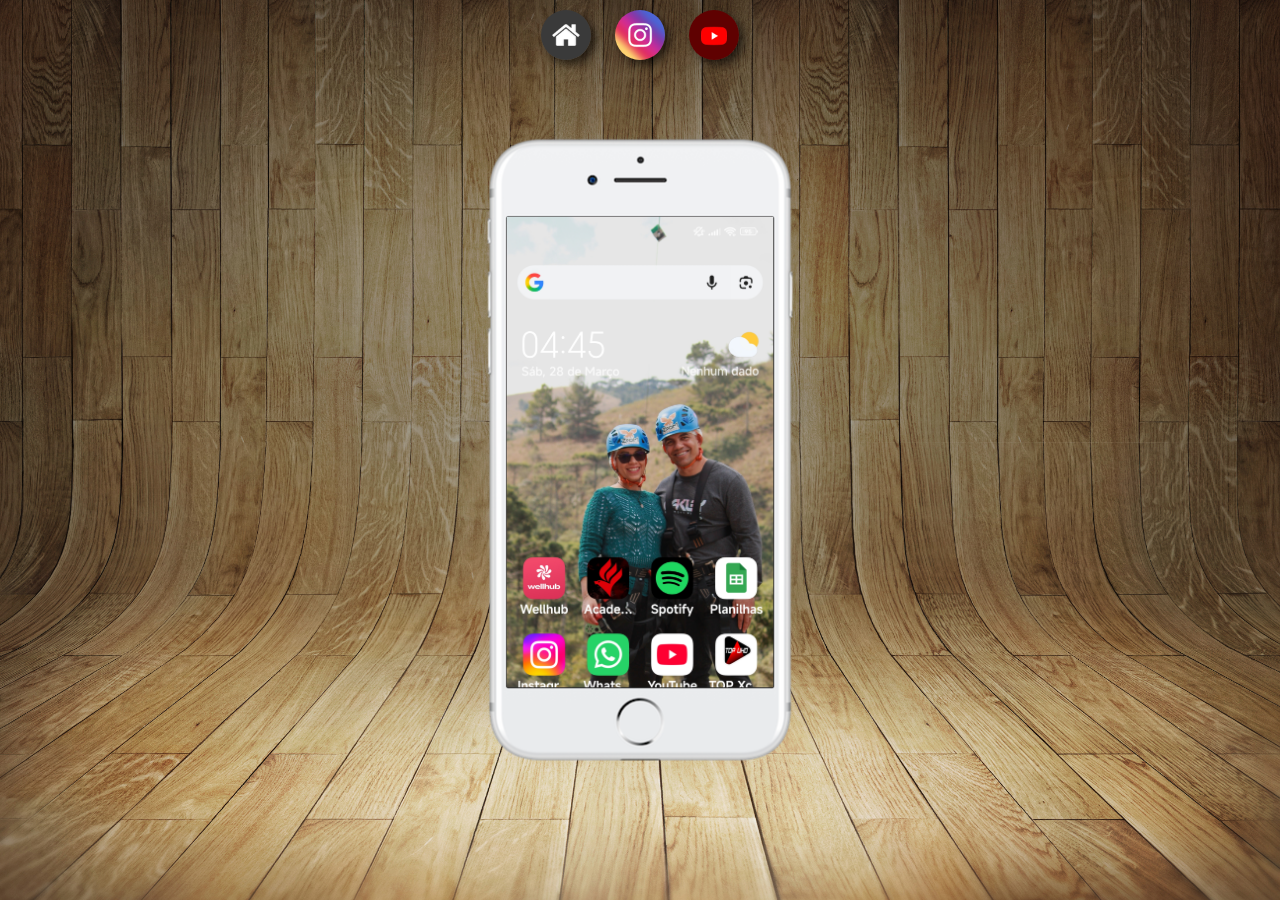
<file: index.html>
<!doctype html>
<html lang="pt-br">
  <head>
    <meta charset="UTF-8" />
    <meta name="viewport" content="width=device-width, initial-scale=1.0" />
    <link rel="shortcut icon" href="favicon.ico" type="image/x-icon" />
    <link rel="stylesheet" href="estilo/style.css" />
    <title>Redes Sociais</title>
  </head>
  <body>
    <main>
      <section id="telefone">
        <iframe src="home.html" frameborder="0" name="tela" id="tela">
          seu navegador não é compatível com isso
        </iframe>
      </section>
      <section id="redes-sociais">
        <a href="home.html" target="tela"
          ><img src="imagens/logo-home.jpg" alt=""
        /></a>
        <a href="instagram.html" target="tela"
          ><img src="imagens/logo-instagram.jpg" alt=""
        /></a>
        <a href="youtube.html" target="tela"
          ><img src="imagens/logo-youtube.jpg" alt=""
        /></a>
      </section>
    </main>
  </body>
</html>
</file>
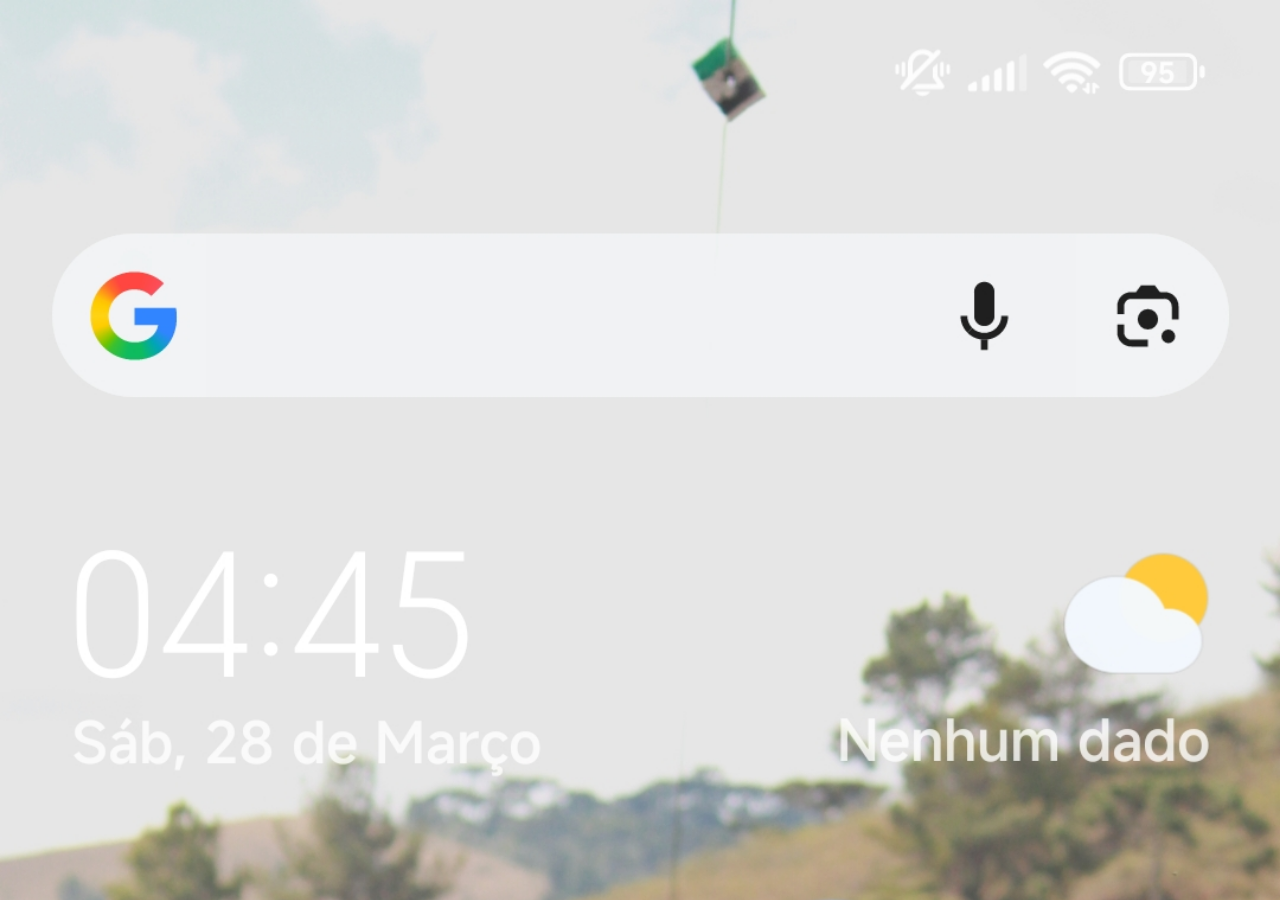
<file: home.html>
<!doctype html>
<html lang="en">
  <head>
    <meta charset="UTF-8" />
    <meta name="viewport" content="width=device-width, initial-scale=1.0" />
    <title>Home</title>
    <style>
      * {
        margin: 0;
        padding: 0;
      }
      body {
        width: 100vw;
        height: 100vh;
        background: black url(./imagens/miui.home.jpg) no-repeat top center;
        background-size: cover;
      }
    </style>
  </head>
  <body></body>
</html>
</file>
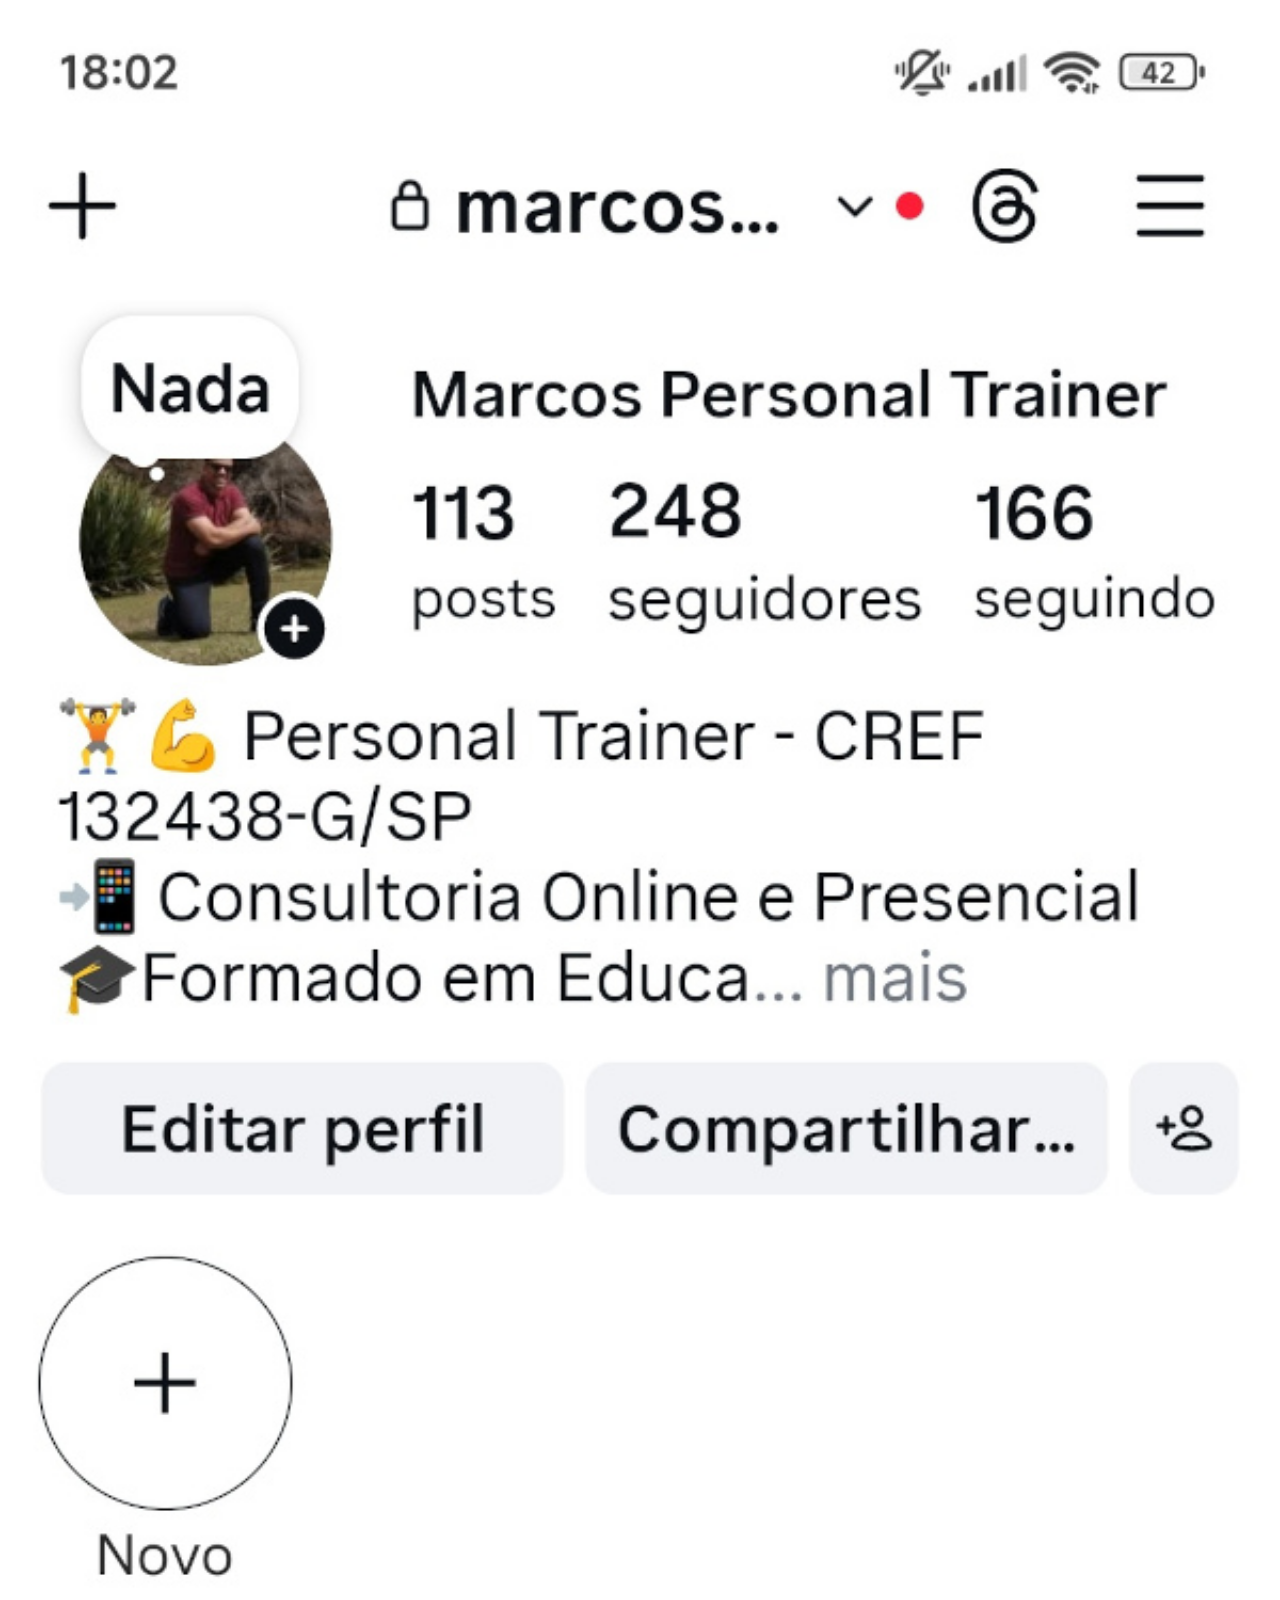
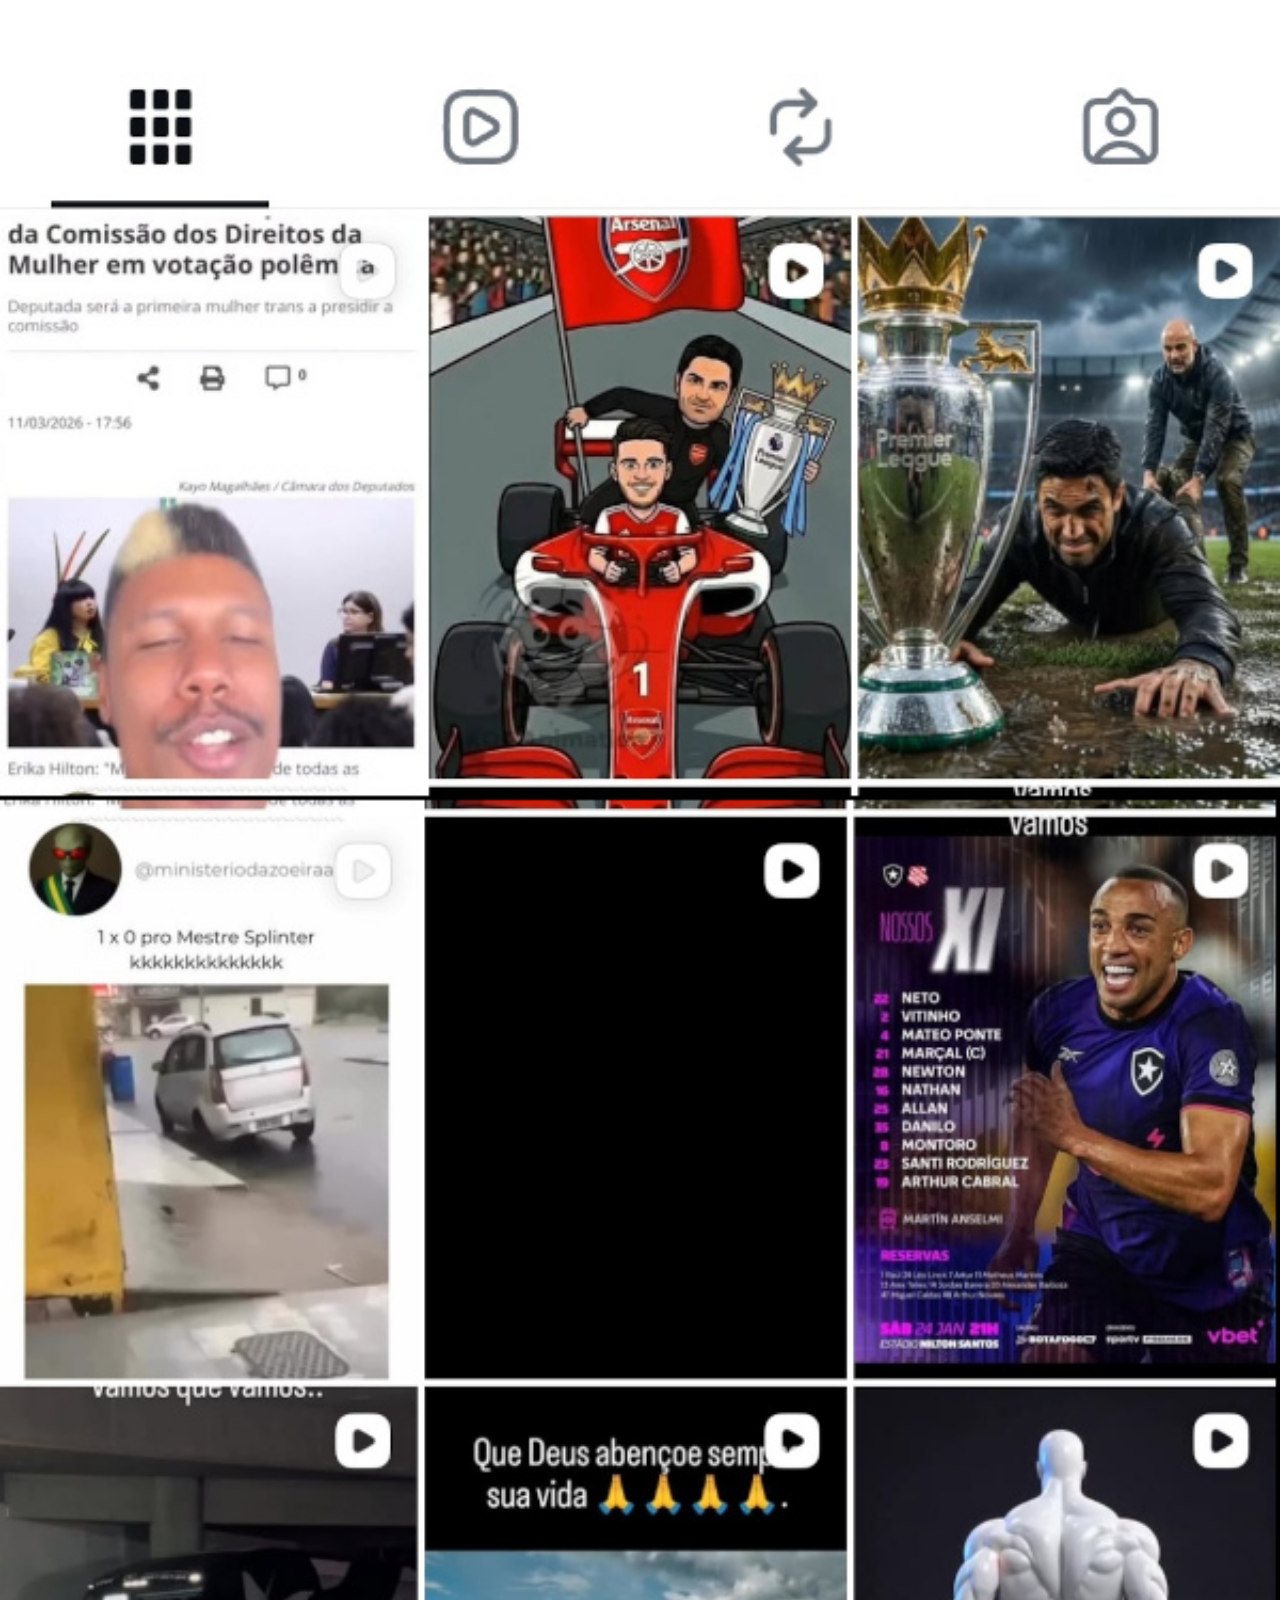
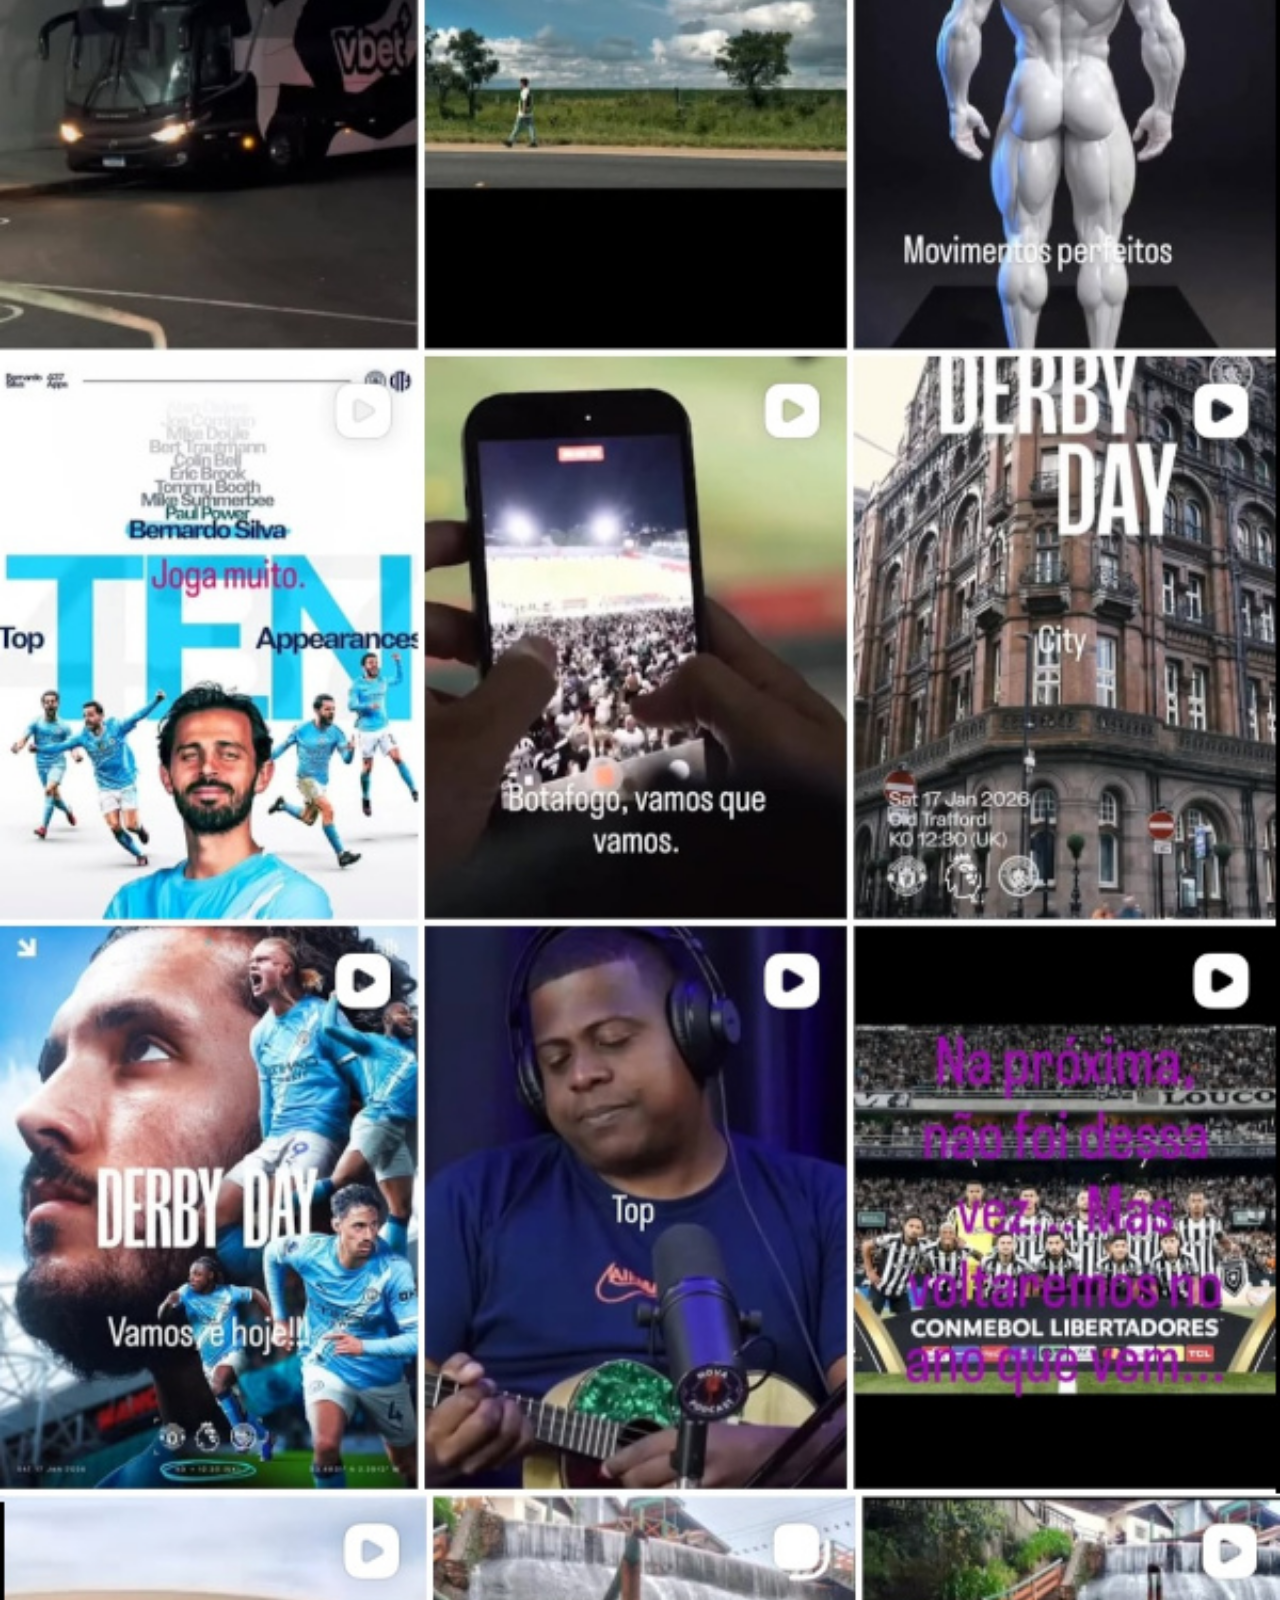
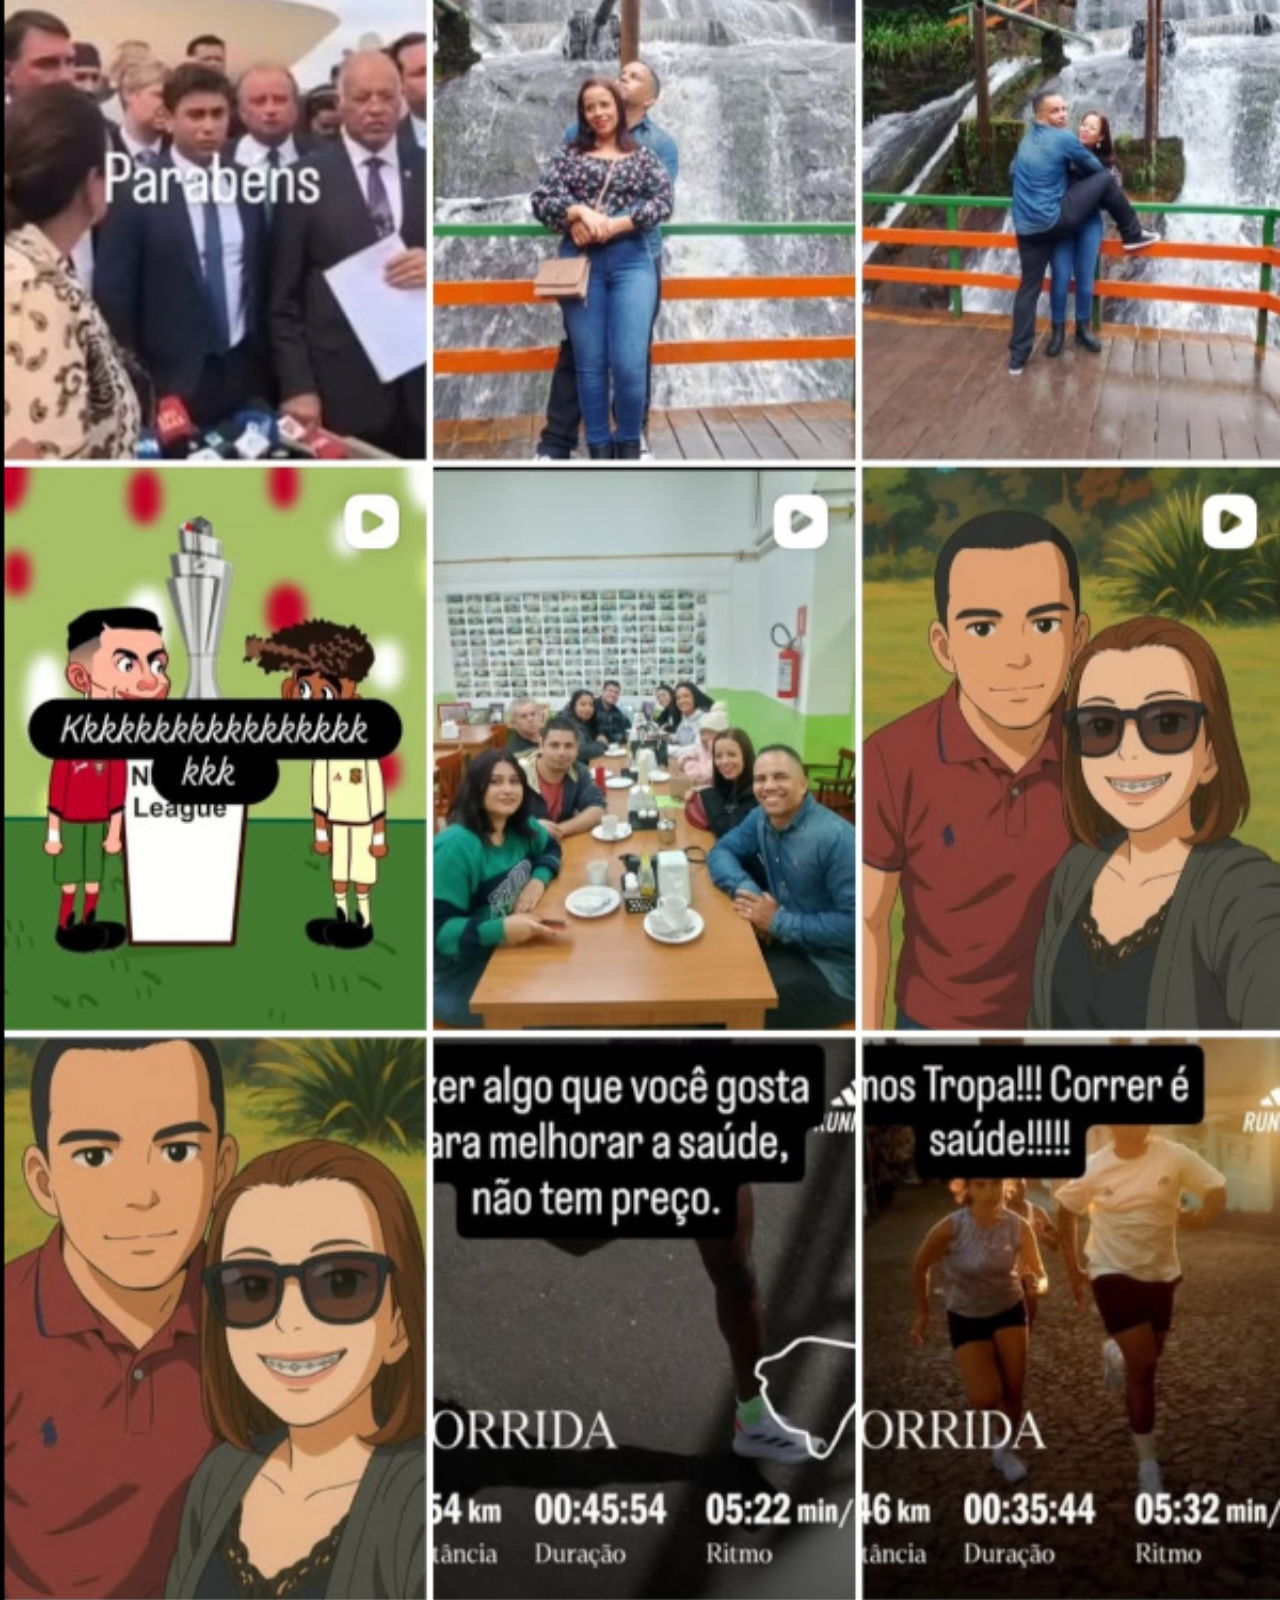
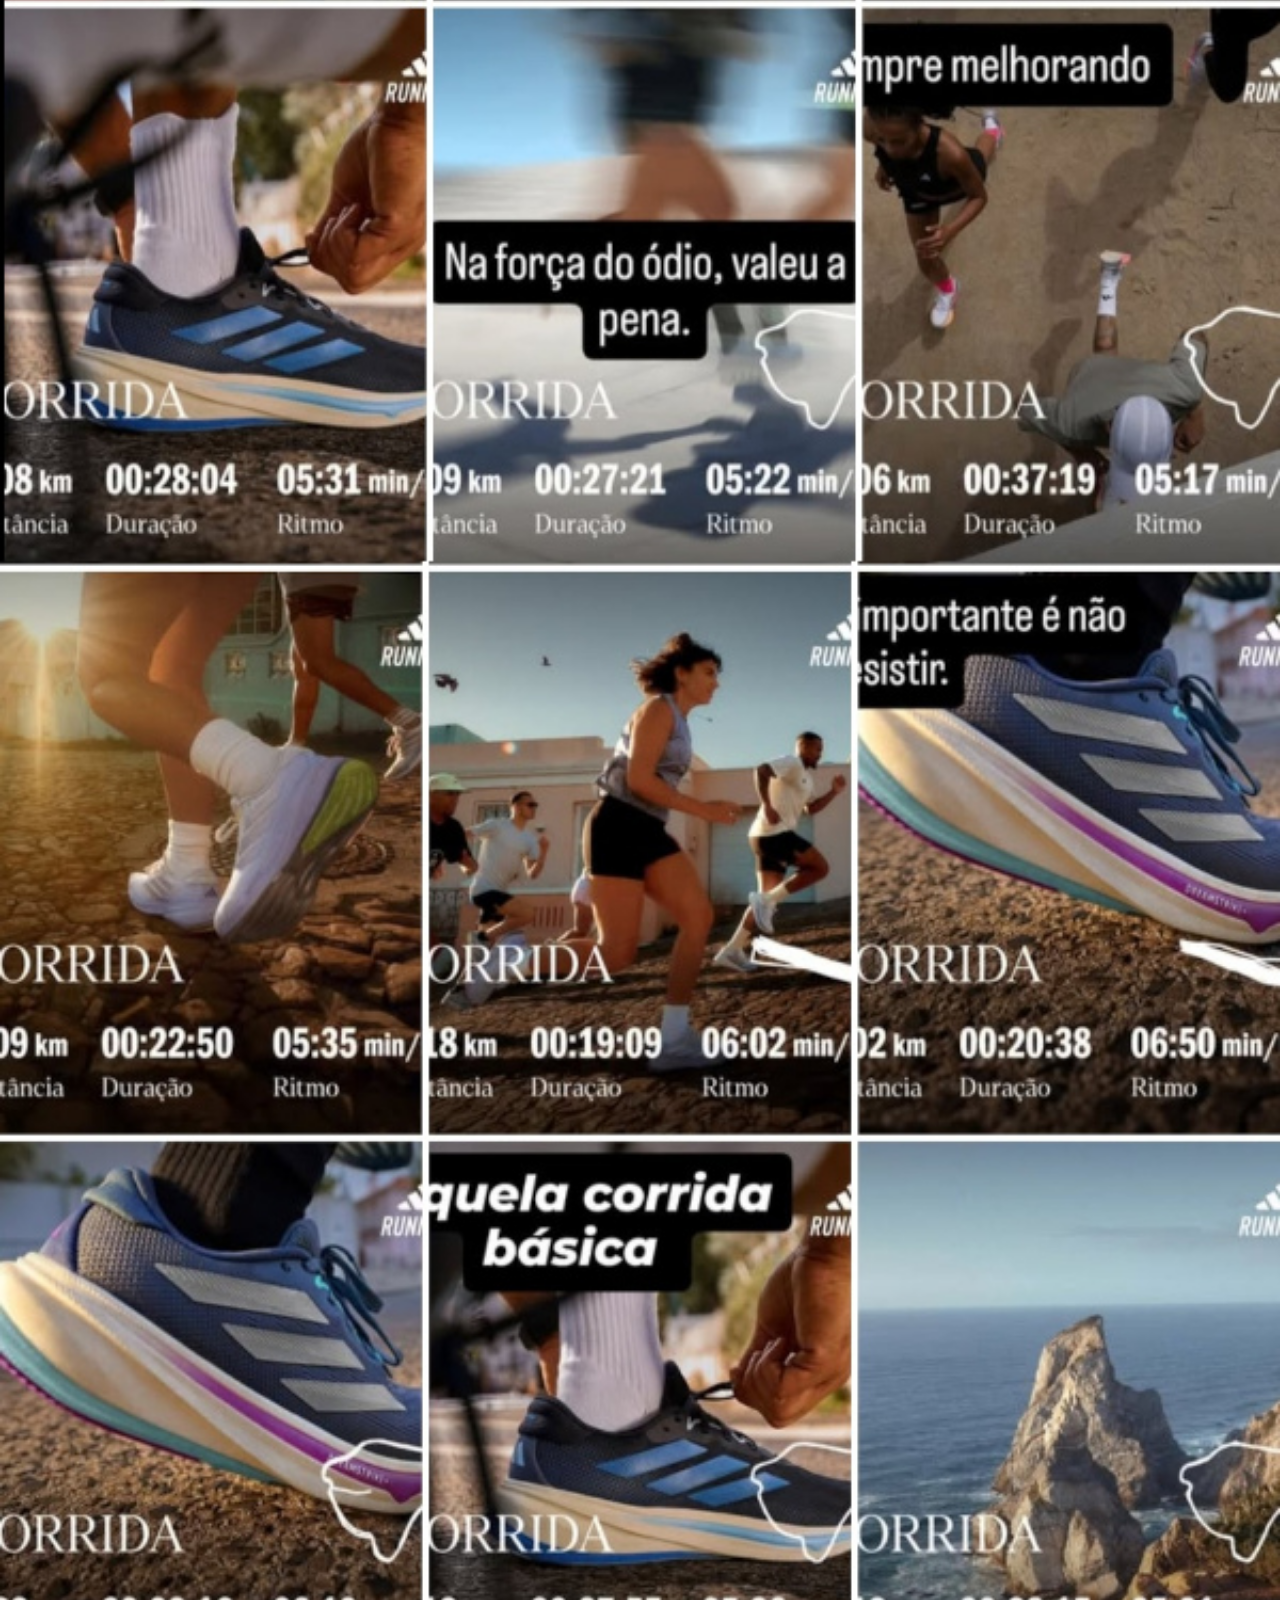
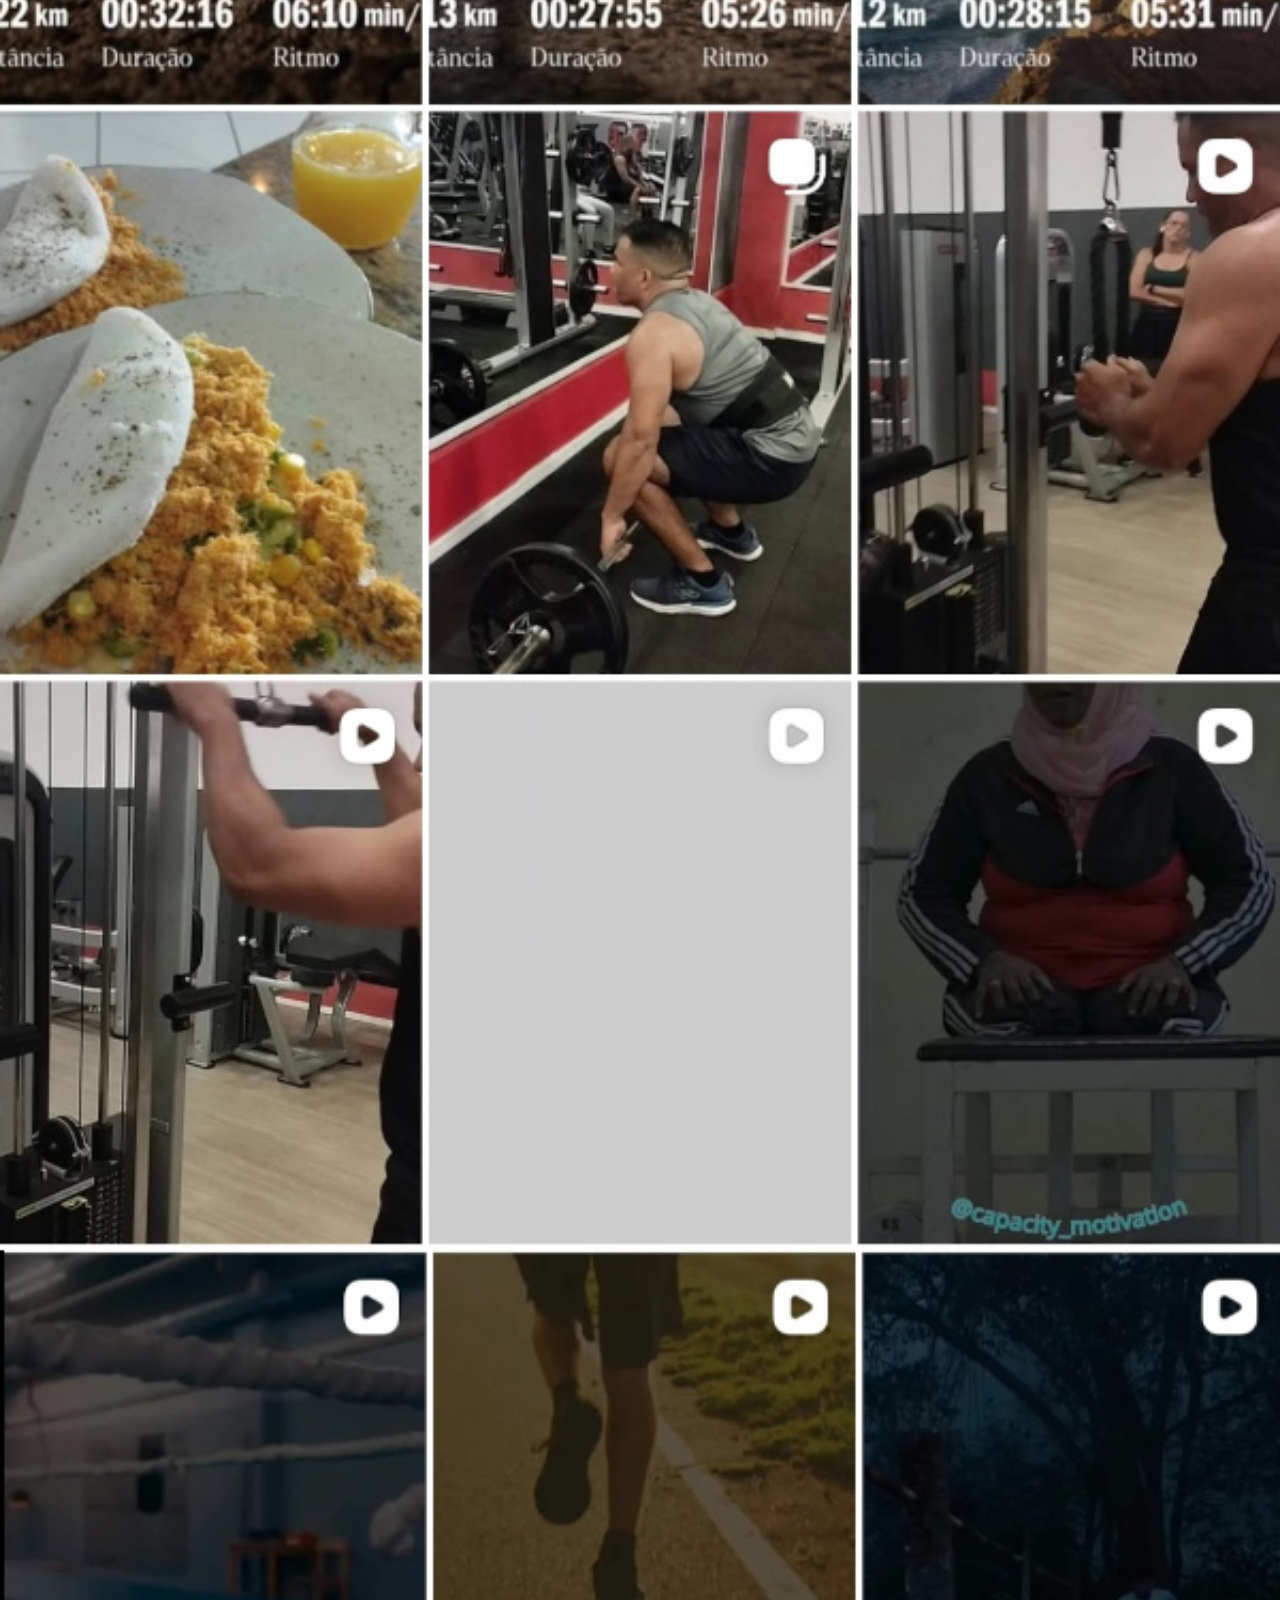
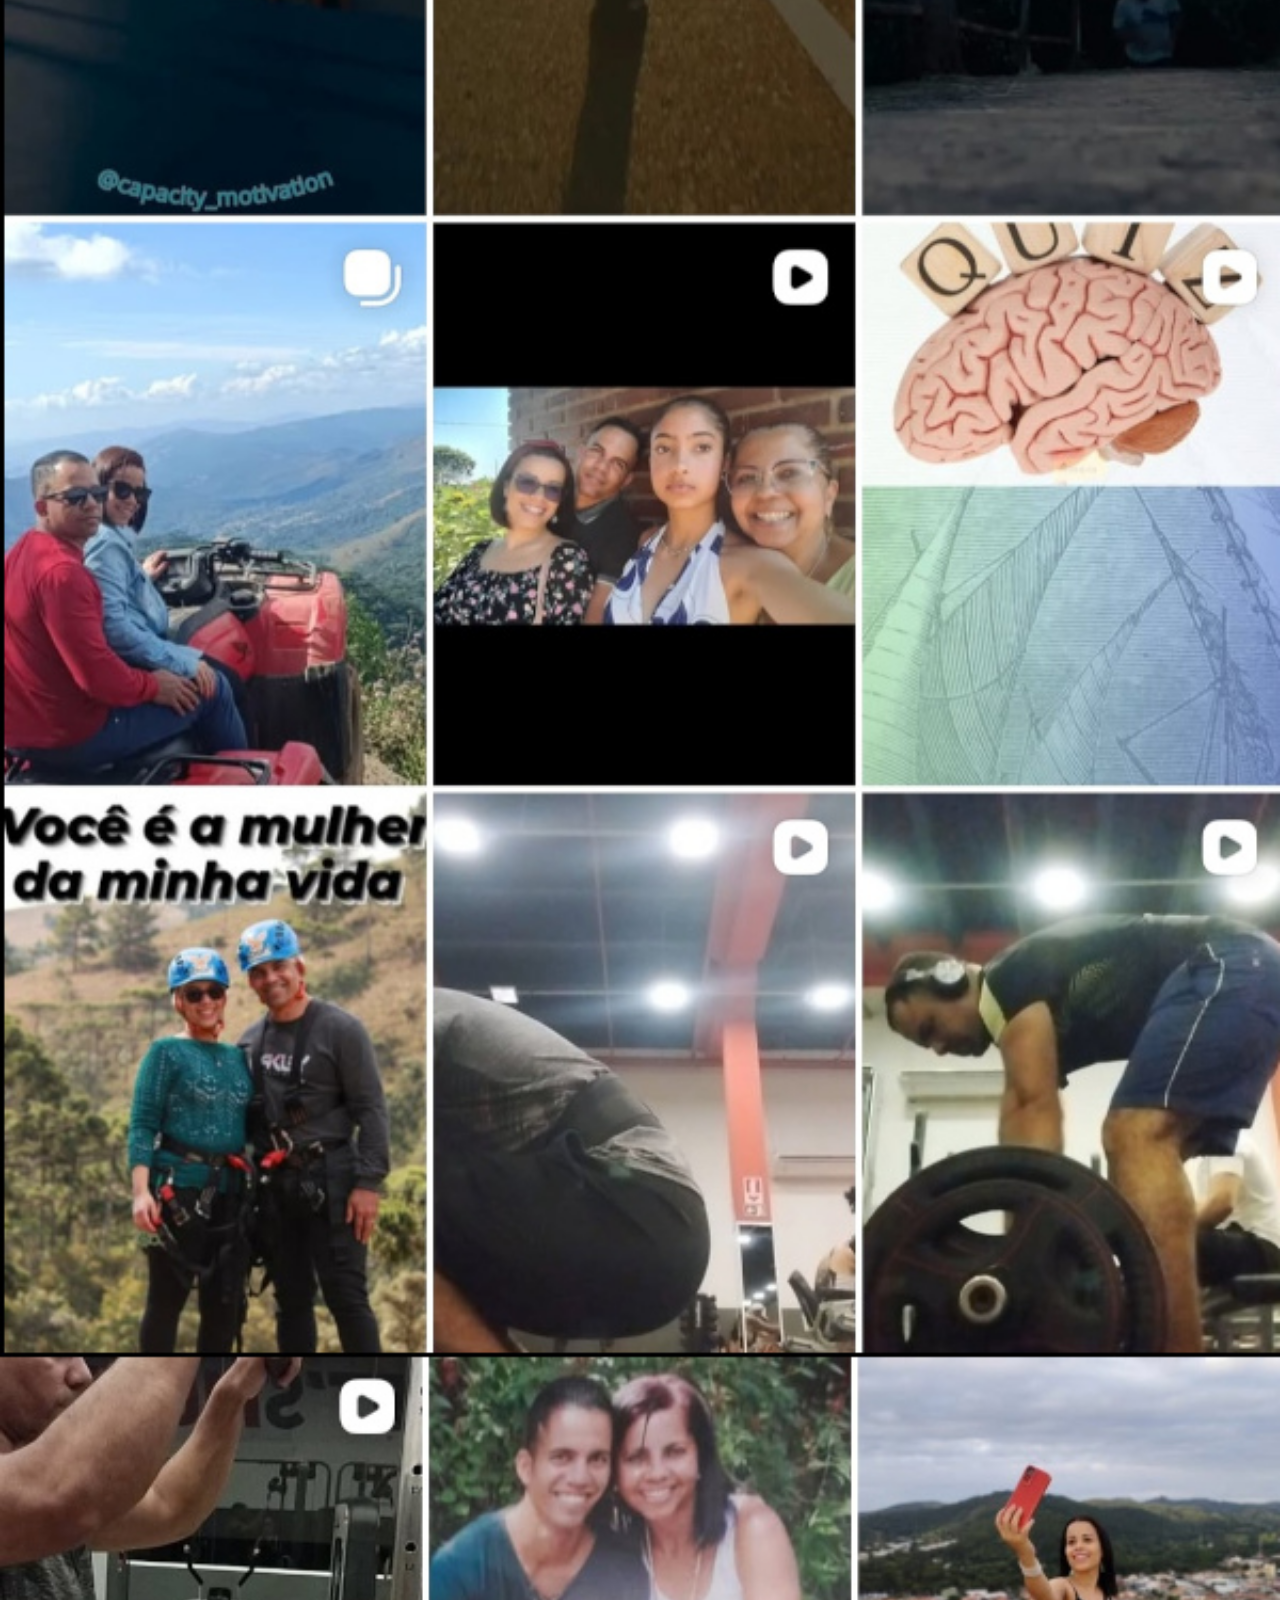
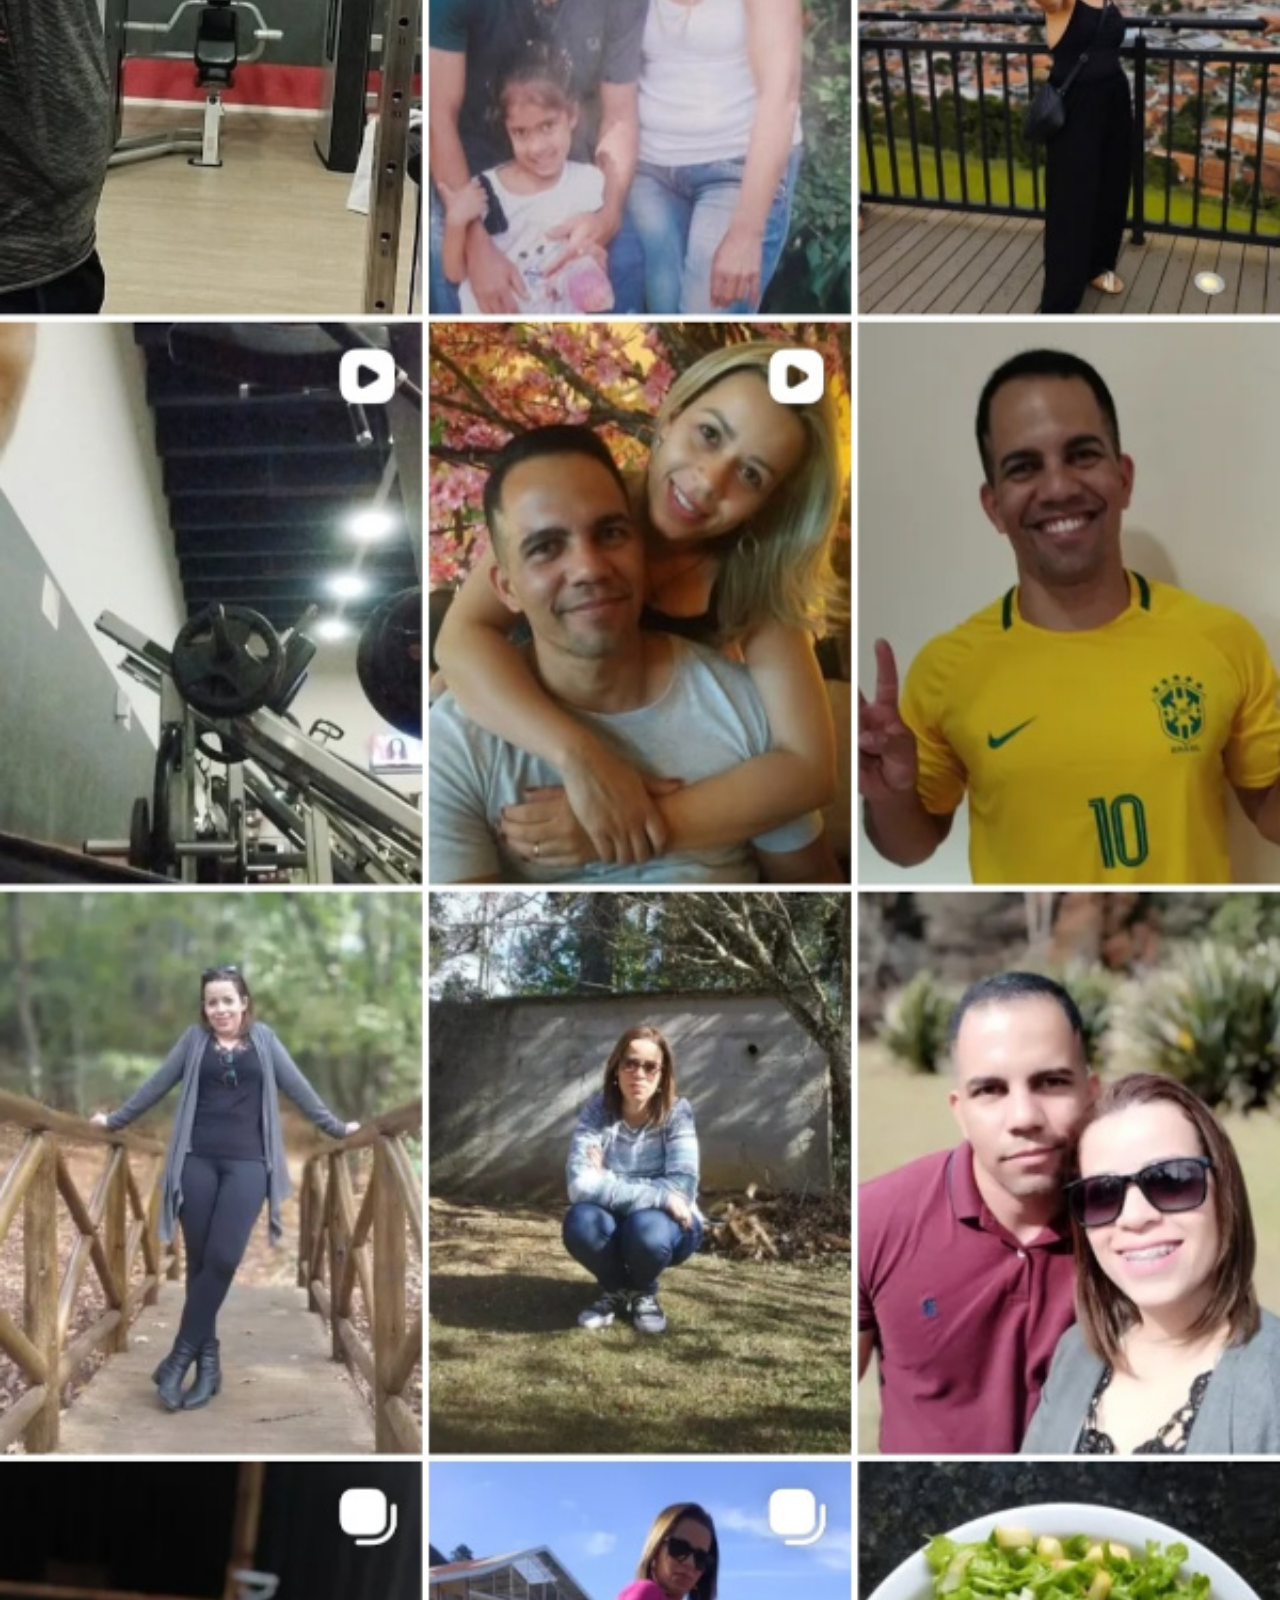
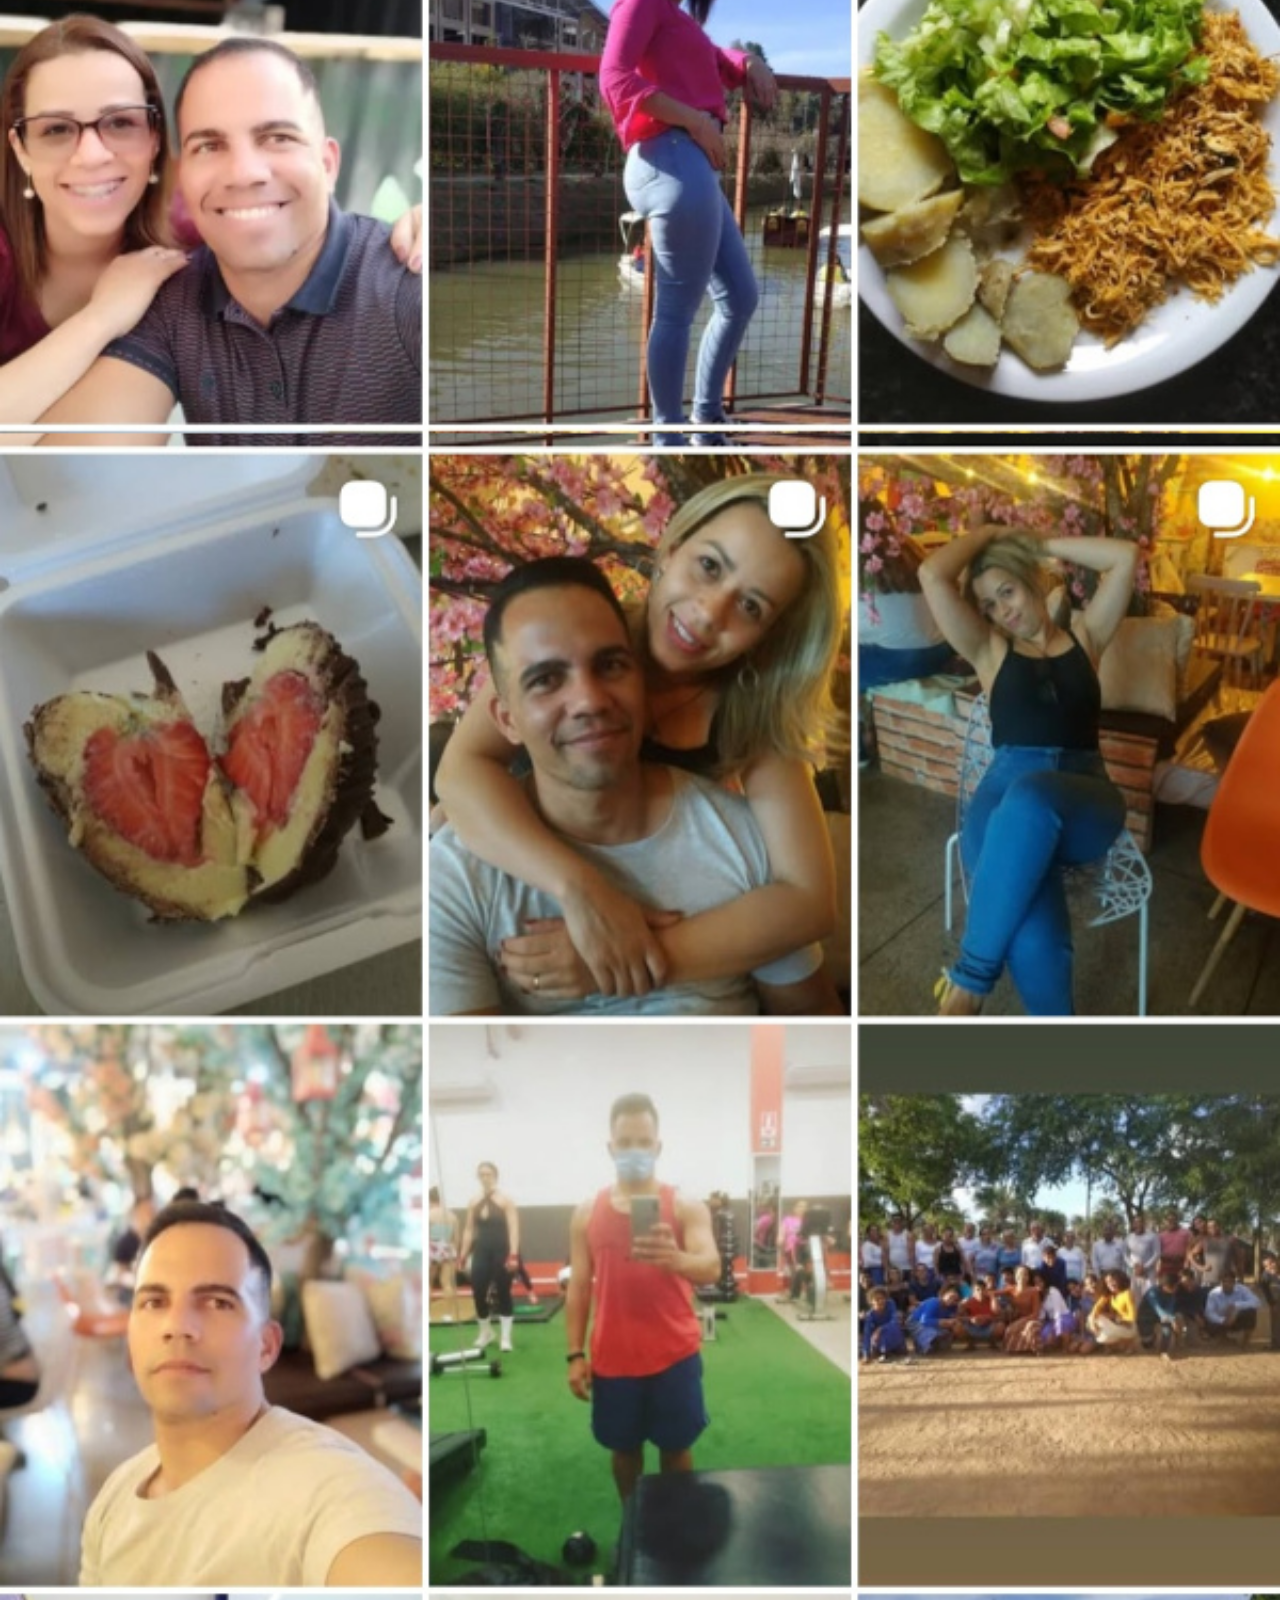
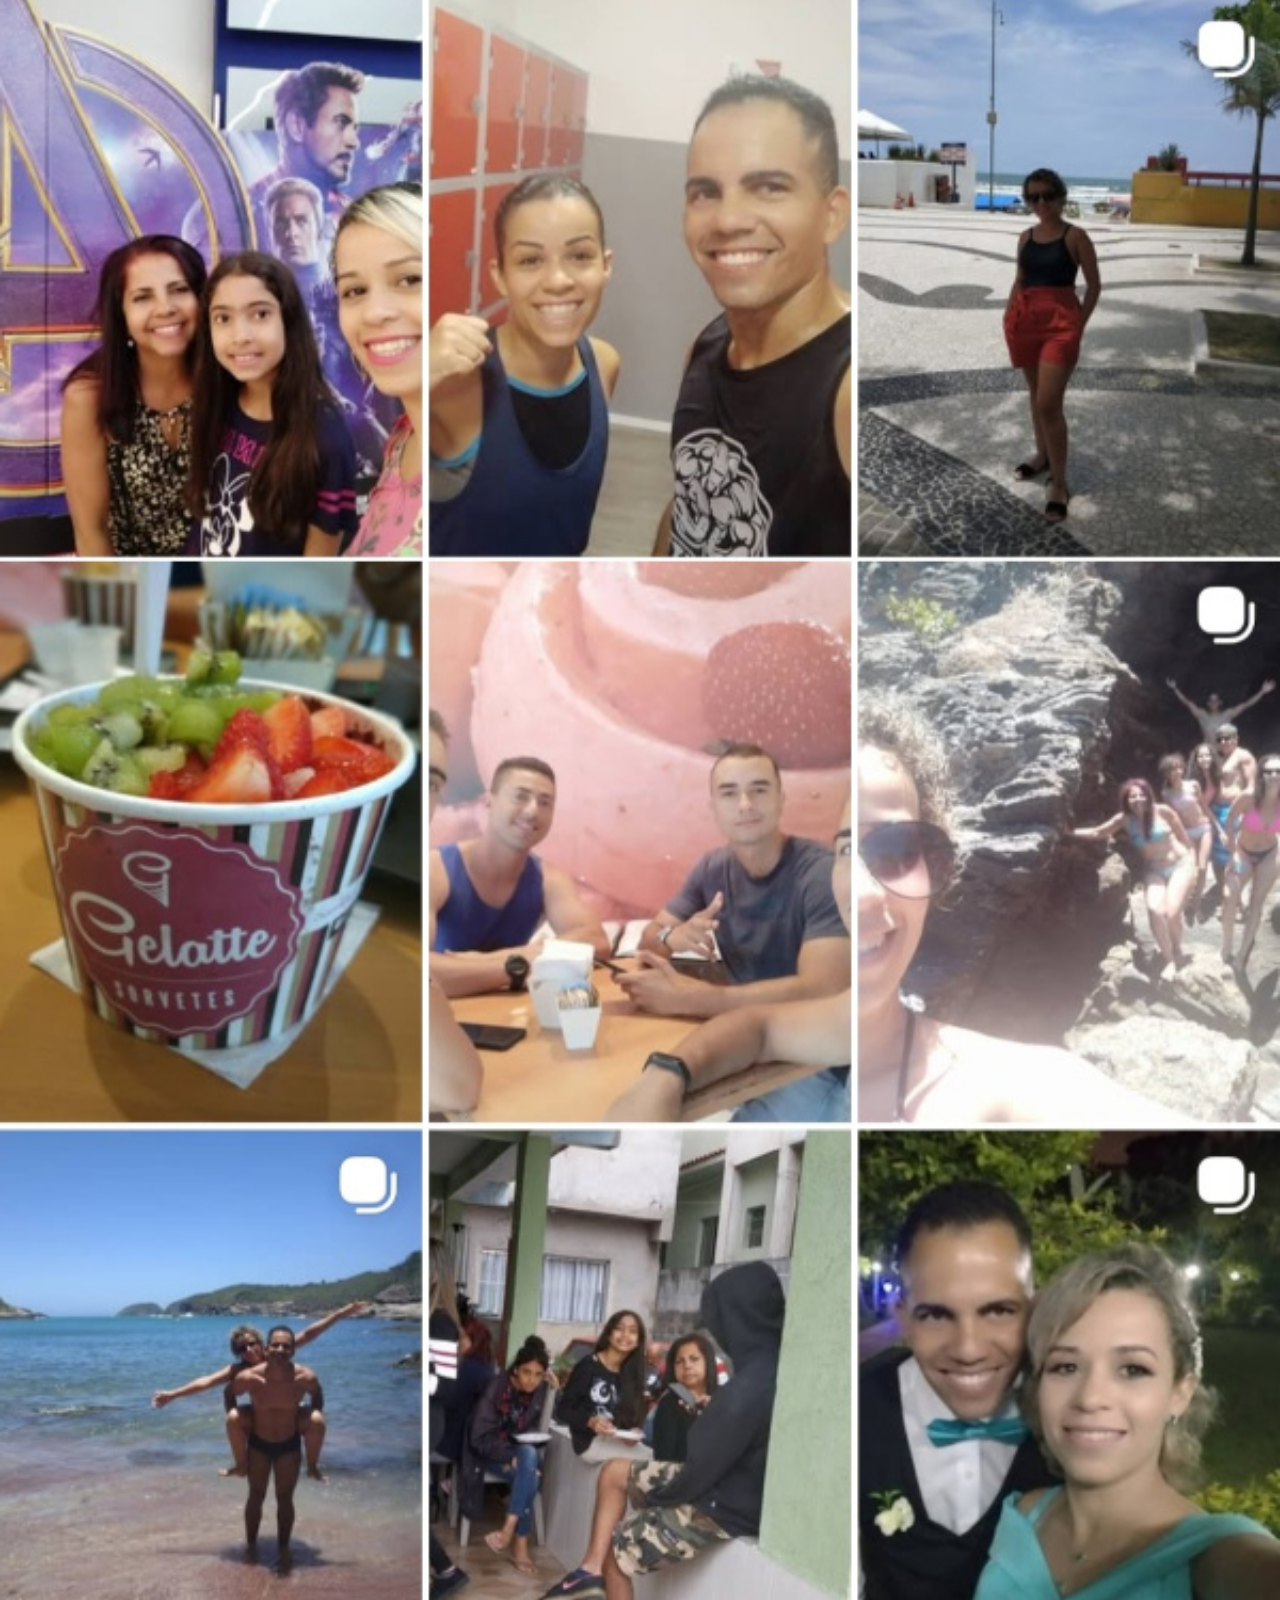
<file: instagram.html>
<!doctype html>
<html lang="pt-br">
  <head>
    <meta charset="UTF-8" />
    <meta name="viewport" content="width=device-width, initial-scale=1.0" />
    <link rel="stylesheet" href="estilo/social.css" />
    <title>Instagram</title>
  </head>
  <body>
    <img src="imagens/instagram.jpg" alt="Instagram" />
    <a href="https://www.instagram.com/marcosv_personal/?hl=ar" target="_blank"
      >Acesse</a
    >
  </body>
</html>
</file>
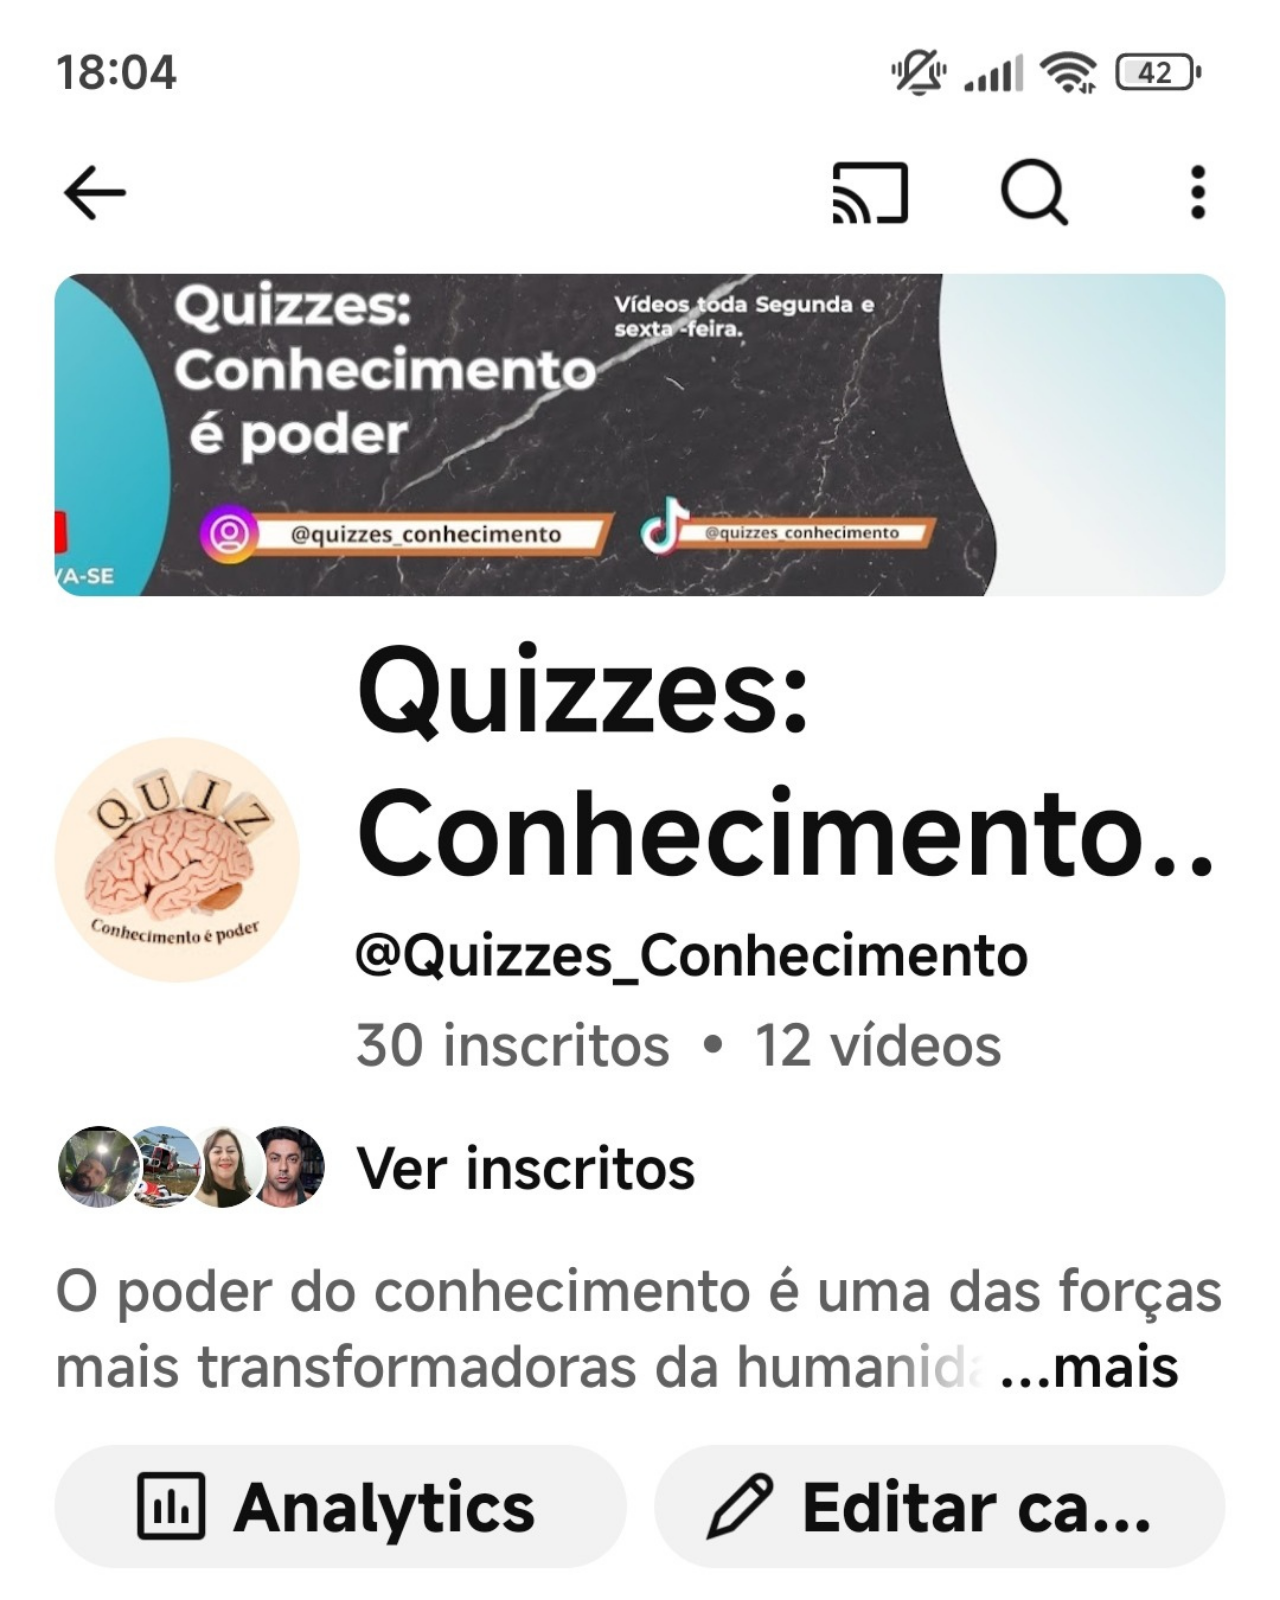
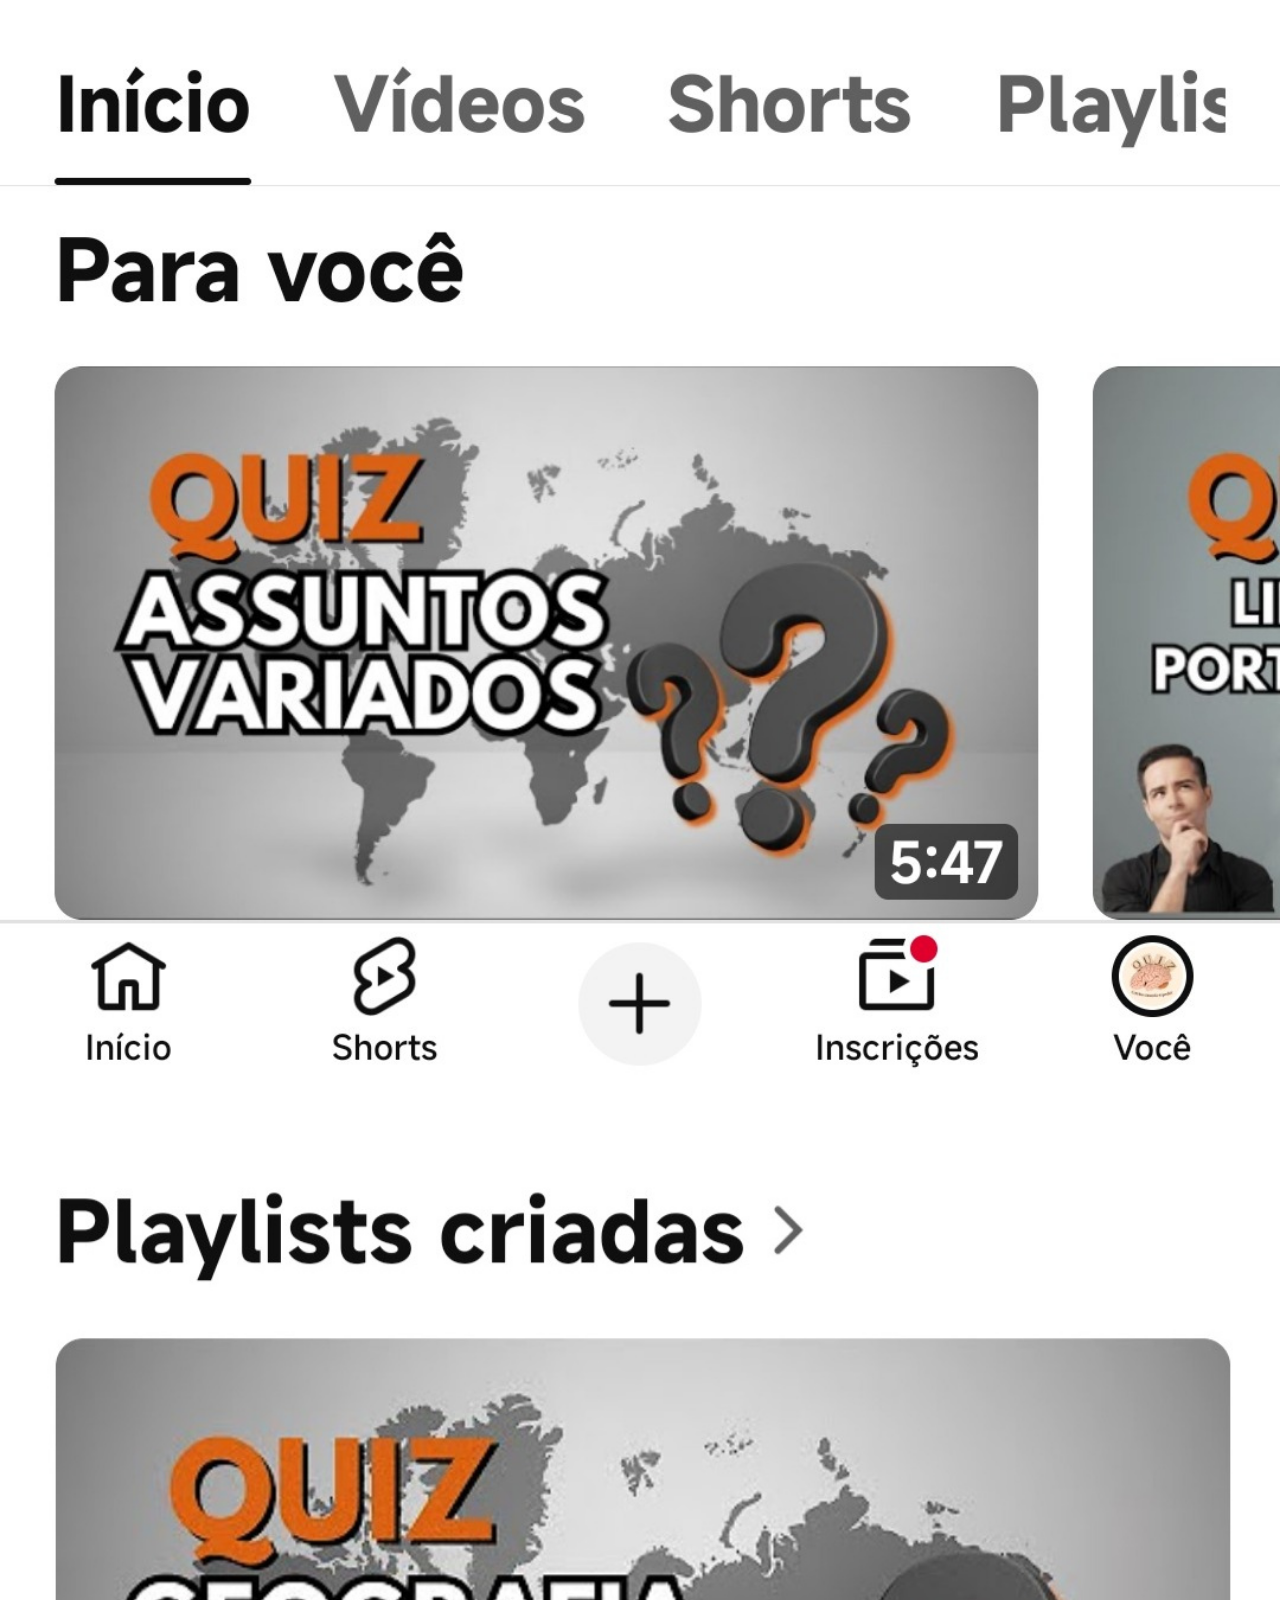
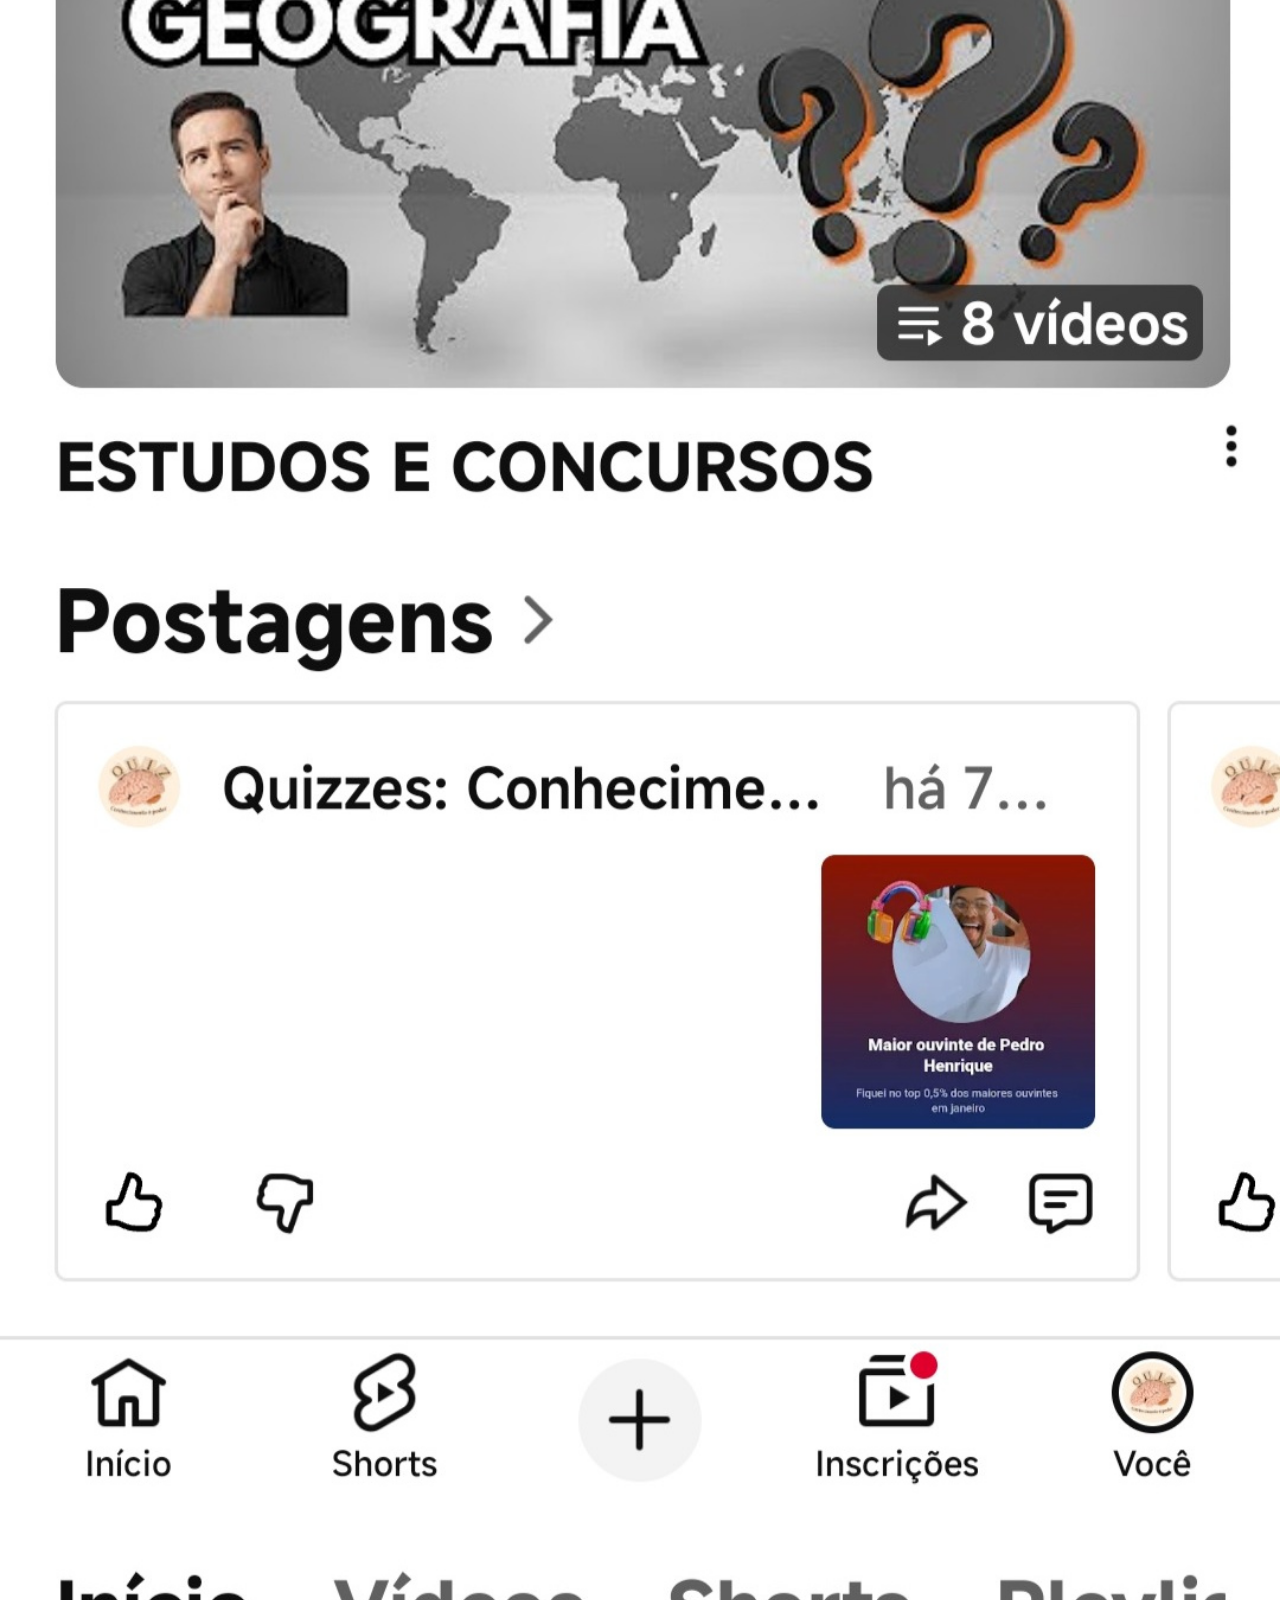
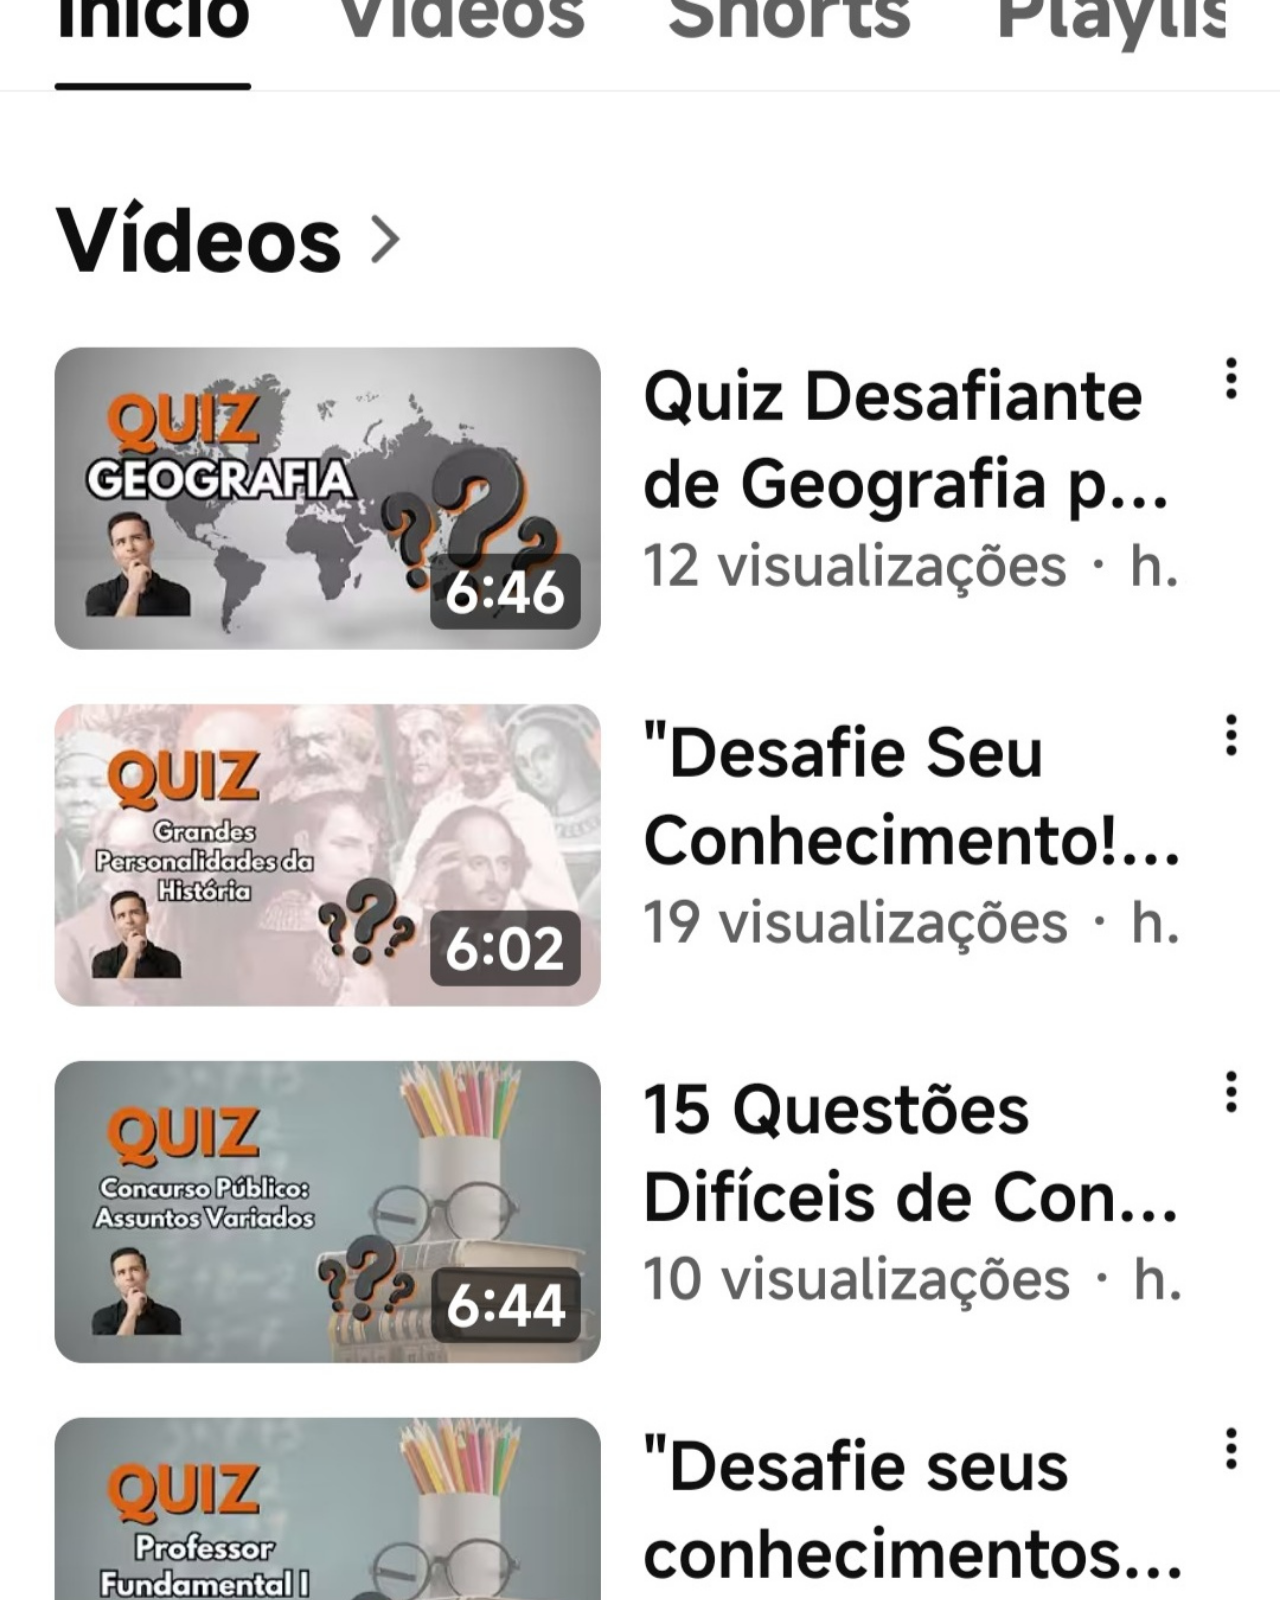
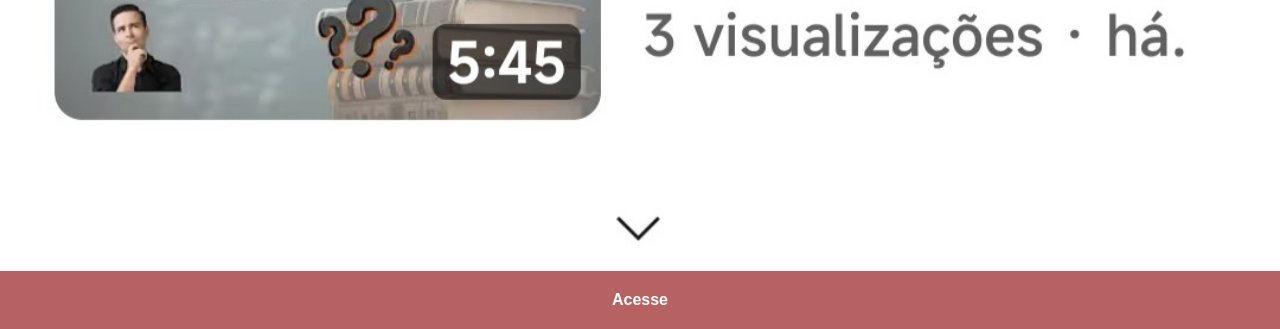
<file: youtube.html>
<!doctype html>
<html lang="pt-br">
  <head>
    <meta charset="UTF-8" />
    <meta name="viewport" content="width=device-width, initial-scale=1.0" />
    <link rel="stylesheet" href="estilo/social.css" />
    <title>YouTube</title>
  </head>
  <body>
    <img src="imagens/youtube-pronto.jpg" alt="YouTube" />
    <a href="https://www.youtube.com/@Quizzes_Conhecimento" target="_blank"
      >Acesse</a
    >
  </body>
</html>
</file>
<file: estilo/style.css>
@charset "utf-8";

* {
  margin: 0;
  padding: 0;
  font-family: Arial, Helvetica, sans-serif;
}
html,
body {
  height: 100vh;
  width: 100vw;
  background-color: black;
}
body {
  background: url(../imagens/fundo-madeira.jpg) no-repeat top center;
  background-size: cover;
  background-attachment: fixed;
}
main {
  height: 100vh;
  position: relative;
}
section#telefone {
  width: 311px;
  height: 627px;
  background: url(../imagens/frame-iphone.png) no-repeat;
  position: absolute;
  top: 50%;
  left: 50%;
  transform: translate(-50%, -50%);
}
iframe#tela {
  position: relative;
  top: 80px;
  left: 22px;
  width: 267px;
  height: 471px;
}
section#redes-sociais {
  text-align: center;
}
section#redes-sociais img {
  width: 50px;
  margin: 10px;
  border-radius: 50%;
  box-shadow: 5px 5px 10px rgba(0, 0, 0, 0.603);
  box-sizing: border-box;
}
section#redes-sociais img:hover {
  border: 2px solid rgba(255, 255, 255, 0.623);
  transform: translate(-2px, -2px);
  transition:
    transform 0.5s,
    border 1s;
}
</file>
<file: estilo/social.css>
@charset "utf-8";

* {
  margin: 0;
  padding: 0;
  font-family: Arial, Helvetica, sans-serif;
}
::-webkit-scrollbar {
  width: 0px;
  height: 0px;
}
img {
  width: 100vw;
}
a {
  display: block;
  color: white;
  background-color: rgba(139, 0, 0, 0.616);
  padding: 20px;
  text-align: center;
  font-weight: bolder;
  text-decoration: none;
}
a:hover {
  background-color: red;
}
</file>
